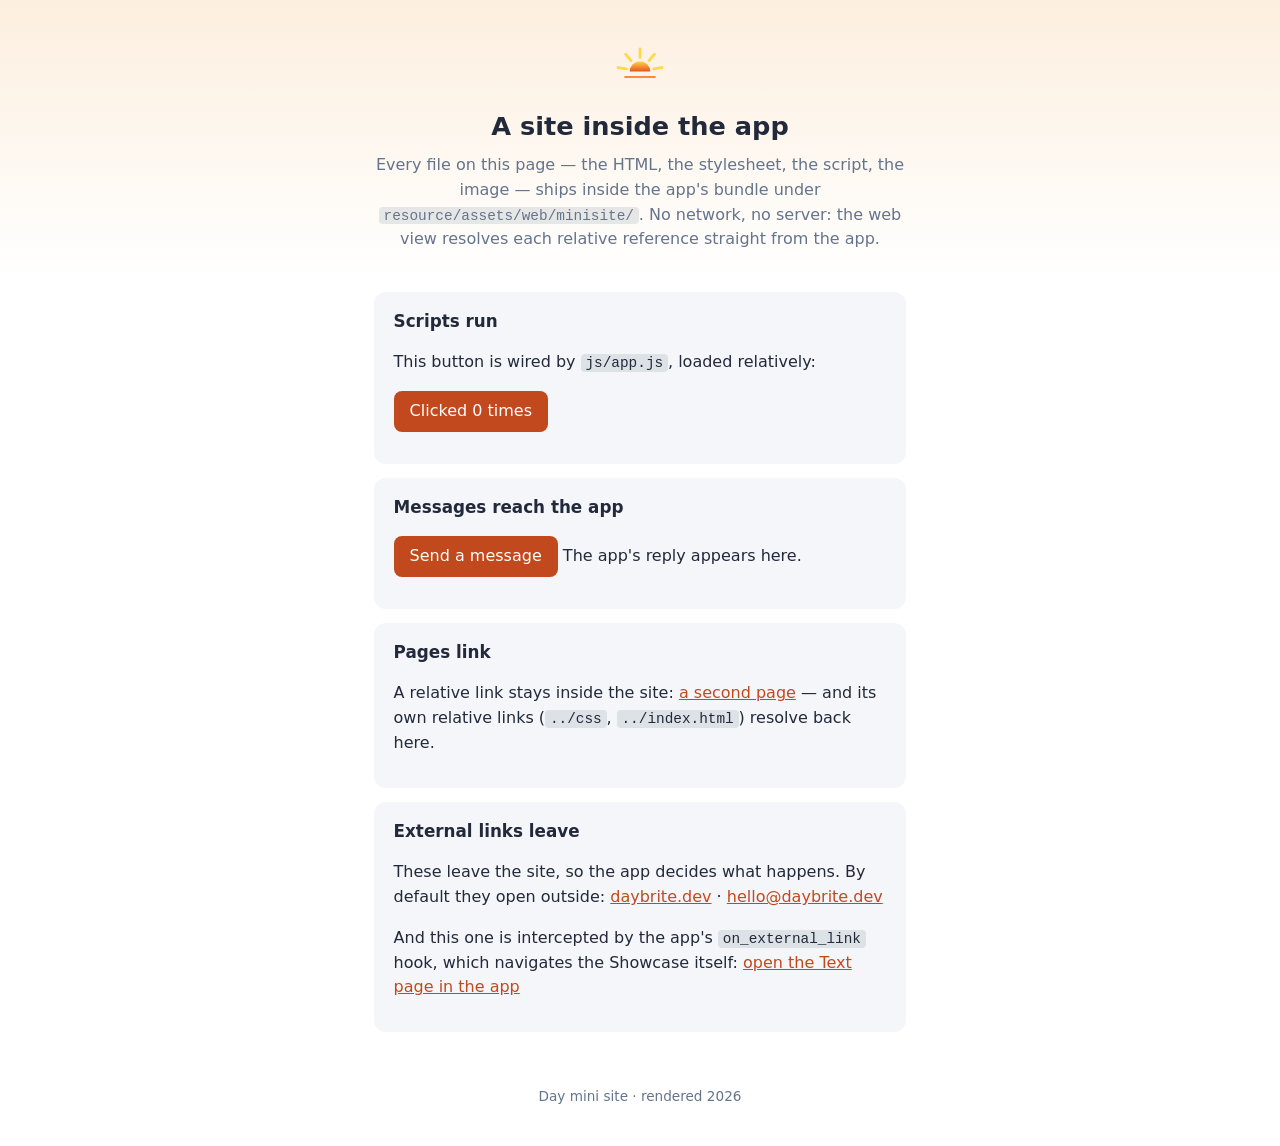
<file: resource/assets/web/minisite/index.html>
<!doctype html>
<html lang="en">
<head>
  <meta charset="utf-8">
  <meta name="viewport" content="width=device-width, initial-scale=1">
  <title>Day mini site</title>
  <link rel="stylesheet" href="css/style.css">
</head>
<body>
  <header class="hero">
    <img src="img/sun.svg" alt="" width="56" height="56">
    <h1>A site inside the app</h1>
    <p>
      Every file on this page — the HTML, the stylesheet, the script, the image — ships inside
      the app's bundle under <code>resource/assets/web/minisite/</code>. No network, no server:
      the web view resolves each relative reference straight from the app.
    </p>
  </header>

  <main>
    <section class="card">
      <h2>Scripts run</h2>
      <p>This button is wired by <code>js/app.js</code>, loaded relatively:</p>
      <p>
        <button id="count">Clicked 0 times</button>
      </p>
    </section>

    <section class="card">
      <h2>Messages reach the app</h2>
      <p>
        <button id="send">Send a message</button>
        <span id="reply">The app's reply appears here.</span>
      </p>
    </section>

    <section class="card">
      <h2>Pages link</h2>
      <p>
        A relative link stays inside the site:
        <a href="pages/features.html">a second page</a> — and its own relative links
        (<code>../css</code>, <code>../index.html</code>) resolve back here.
      </p>
    </section>

    <section class="card">
      <h2>External links leave</h2>
      <p>
        These leave the site, so the app decides what happens.
        By default they open outside:
        <a href="https://daybrite.dev">daybrite.dev</a> ·
        <a href="mailto:hello@daybrite.dev">hello@daybrite.dev</a>
      </p>
      <p>
        And this one is intercepted by the app's <code>on_external_link</code> hook, which
        navigates the Showcase itself:
        <a href="day-showcase://text">open the Text page in the app</a>
      </p>
    </section>
  </main>

  <footer>
    <p>Day mini site · rendered <span id="year"></span></p>
  </footer>

  <script src="js/app.js"></script>
</body>
</html>
</file>
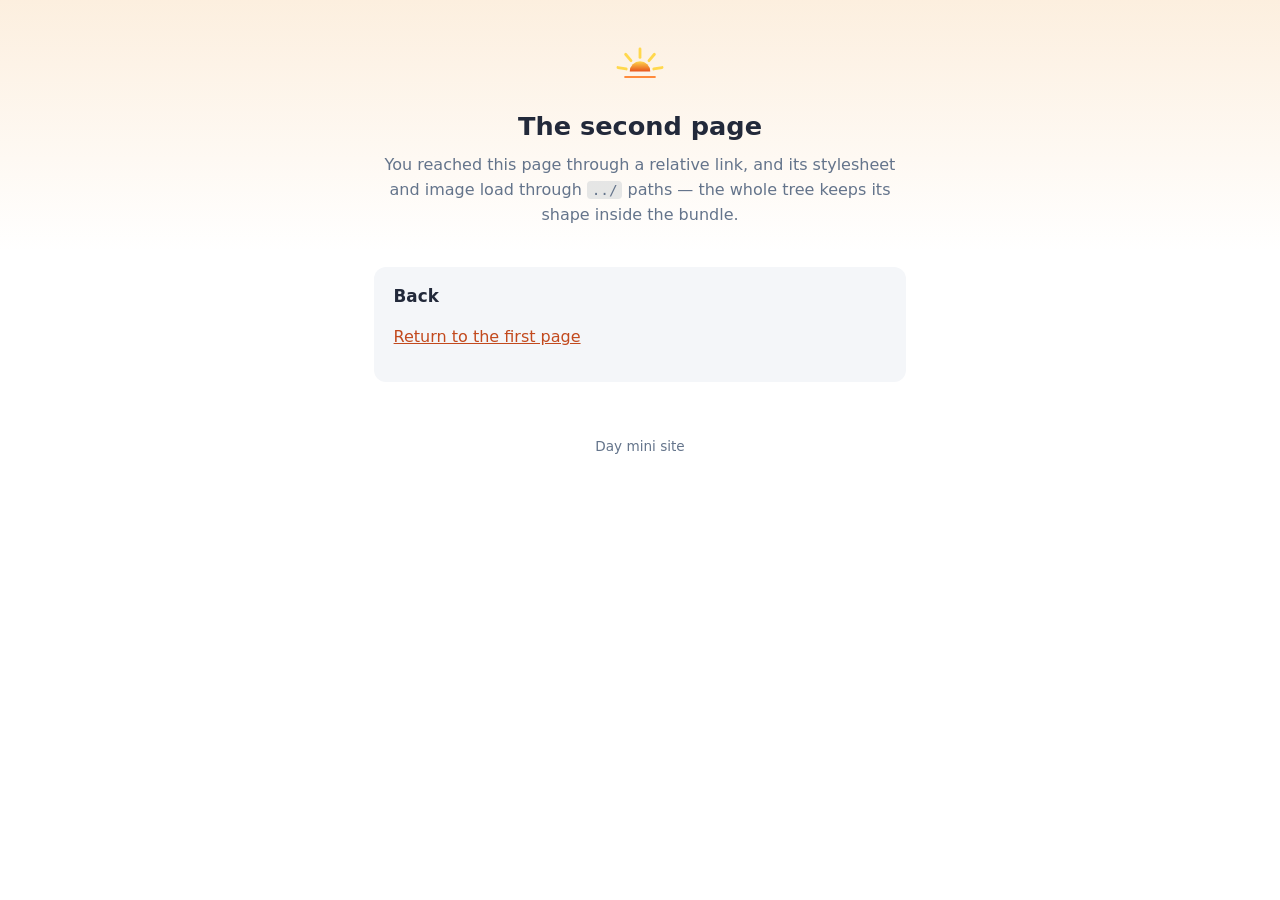
<file: resource/assets/web/minisite/pages/features.html>
<!doctype html>
<html lang="en">
<head>
  <meta charset="utf-8">
  <meta name="viewport" content="width=device-width, initial-scale=1">
  <title>Day mini site · second page</title>
  <link rel="stylesheet" href="../css/style.css">
</head>
<body>
  <header class="hero">
    <img src="../img/sun.svg" alt="" width="56" height="56">
    <h1>The second page</h1>
    <p>
      You reached this page through a relative link, and its stylesheet and image load through
      <code>../</code> paths — the whole tree keeps its shape inside the bundle.
    </p>
  </header>

  <main>
    <section class="card">
      <h2>Back</h2>
      <p><a href="../index.html">Return to the first page</a></p>
    </section>
  </main>

  <footer>
    <p>Day mini site</p>
  </footer>
</body>
</html>
</file>
<file: resource/assets/web/minisite/css/style.css>
/* Day mini site: bundled with the app; matches the Day identity's dawn palette. */

:root {
  --bg: #ffffff;
  --ink: #22293a;
  --muted: #64748b;
  --card: #f4f6f9;
  --accent: #c2491d;
  --accent-soft: #f0a64c;
}

@media (prefers-color-scheme: dark) {
  :root {
    --bg: #181210;
    --ink: #f2ede9;
    --muted: #a9a09a;
    --card: #241b17;
    --accent: #f0a64c;
    --accent-soft: #c2491d;
  }
}

* {
  box-sizing: border-box;
}

body {
  margin: 0;
  font: 16px/1.55 system-ui, sans-serif;
  color: var(--ink);
  background: var(--bg);
}

.hero {
  padding: 2.2rem 1.4rem 1.6rem;
  text-align: center;
  background: linear-gradient(180deg, rgba(240, 166, 76, 0.18), transparent);
}

.hero h1 {
  margin: 0.5rem 0 0.4rem;
  font-size: 1.6rem;
}

.hero p {
  max-width: 34rem;
  margin: 0 auto;
  color: var(--muted);
}

main {
  max-width: 36rem;
  margin: 0 auto;
  padding: 0 1.4rem;
}

.card {
  background: var(--card);
  border-radius: 12px;
  padding: 1rem 1.2rem;
  margin: 0.9rem 0;
}

.card h2 {
  margin: 0 0 0.4rem;
  font-size: 1.05rem;
}

a {
  color: var(--accent);
}

code {
  background: rgba(100, 116, 139, 0.16);
  border-radius: 4px;
  padding: 0.05rem 0.3rem;
  font-size: 0.9em;
}

button {
  font: inherit;
  color: #fff;
  background: var(--accent);
  border: 0;
  border-radius: 8px;
  padding: 0.5rem 1rem;
  cursor: pointer;
}

button:active {
  background: var(--accent-soft);
}

footer {
  padding: 1.6rem;
  text-align: center;
  color: var(--muted);
  font-size: 0.85rem;
}
</file>
